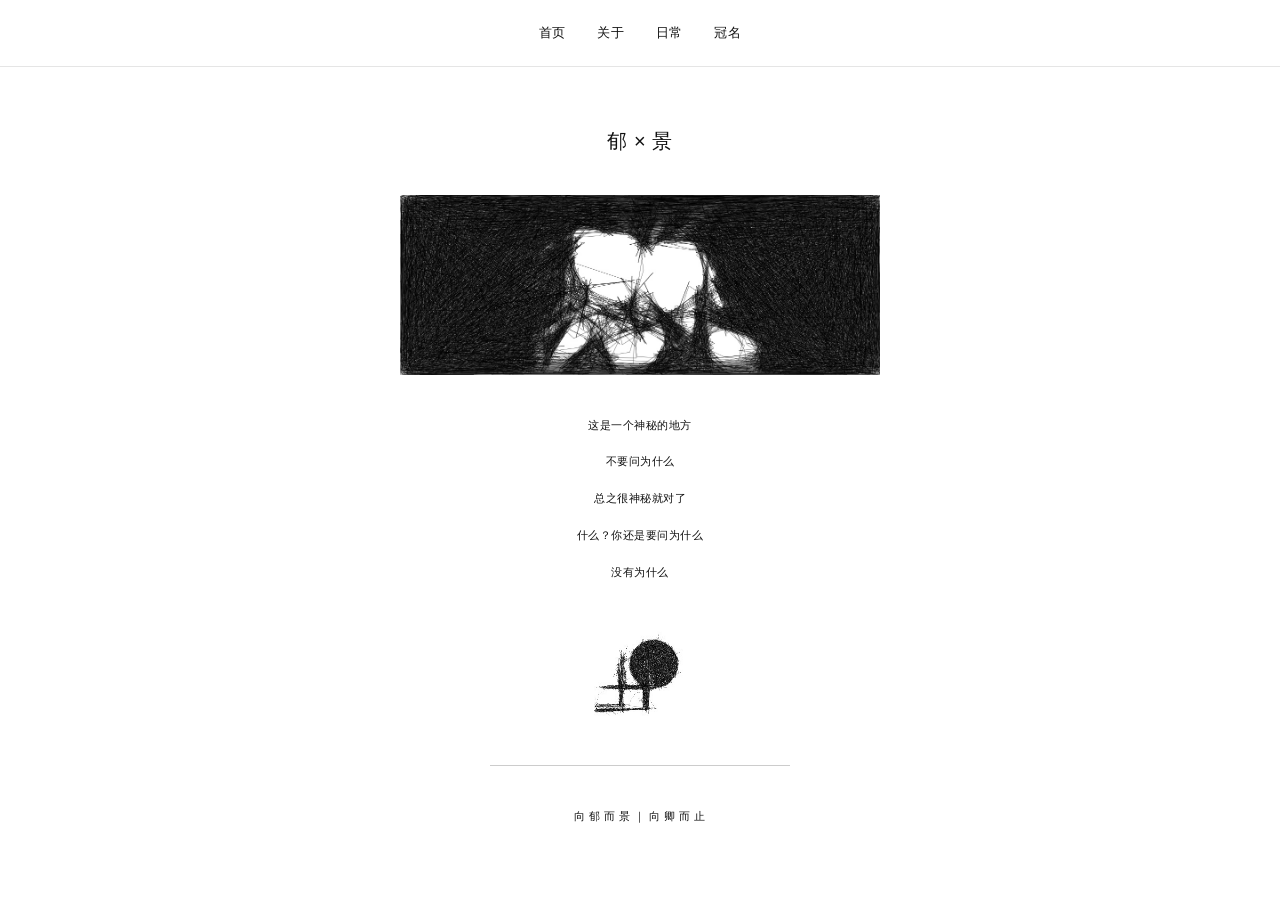
<file: index.html>
<!DOCTYPE html>
<html lang="zh-CN">
<head>
<meta charset="UTF-8">
<meta name="viewport" content="width=device-width, initial-scale=1.0">
<title>郁 × 景</title>

<style>
body {
  margin: 0;
  font-family: "PingFang SC", "Helvetica Neue", sans-serif;
  background: #ffffff;
  color: #111;
  font-weight: 200;
  letter-spacing: 0.5px;
  font-size: 11px;
}

header {
  text-align: center;
  padding: 24px 0;
  border-bottom: 1px solid #e5e5e5;
}

nav a {
  margin: 0 14px;
  text-decoration: none;
  color: #111;
  font-size: 13px;
}

main {
  padding: 48px 24px;
  text-align: center;
  opacity: 0;
  animation: fadeIn 1.2s ease forwards;
}

h1 {
  font-size: 20px;
  font-weight: 150;
  margin-bottom: 40px;
}

p {
  margin-bottom: 16px;
  line-height: 1.9;
}

.line {
  width: 300px;
  height: 1px;
  background: #ccc;
  margin: 40px auto;
}

.photo {
  width: 55%;
  max-width: 480px;
  margin: 40px auto;
  display: block;
}
/* 图片悬停微动 */
.photo {
  transition: transform 0.8s ease, filter 0.8s ease;
}

.photo:hover {
  transform: scale(1.015);
  filter: brightness(1.03);
}

@media (max-width: 600px) {
  .photo {
    width: 80%;
  }
}

@keyframes fadeIn {
  to { opacity: 1; }
}

/* ===== 高级进入动画 ===== */

/* 文字浮现 */
.fade-up {
  opacity: 0;
  transform: translateY(12px);
  animation: fadeUp 1.2s ease forwards;
}

/* 图片浮现（更慢一点） */
.fade-photo {
  opacity: 0;
  transform: scale(0.97);
  animation: fadePhoto 1.6s ease forwards;
}

/* 延迟层级 */
.delay-1 { animation-delay: 0.3s; }
.delay-2 { animation-delay: 0.6s; }
.delay-3 { animation-delay: 0.9s; }
.delay-4 { animation-delay: 1.2s; }

/* 动画定义 */
@keyframes fadeUp {
  to {
    opacity: 1;
    transform: translateY(0);
  }
}

@keyframes fadePhoto {
  to {
    opacity: 1;
    transform: scale(1);
  }
}

/* ===== 基础样式（body / nav / photo 等） ===== */

/* ===== 拖拽图片外层 ===== */
.drag-wrapper {
  position: relative;
  width: 62%;
  max-width: 480px;
  margin: 40px auto;
}
/* 拖拽图片本身 */
.drag-wrapper .photo {
  width: 100%;       /* 图片吃满外层 */
  display: block;    /* 去掉图片底部空隙 */
}

/* 图片下方的隐藏文字 */
.drag-hint {
  position: absolute;
  top: 50%;
  left: 50%;
  transform: translate(-50%, -50%);
  font-size: 11px;
  letter-spacing: 0.12em;
  color: #666;
  opacity: 0.5;
  pointer-events: none;
  text-align: center;
}

/* 只针对可拖的那张图 */
.drag-wrapper .photo {
  position: relative;
  z-index: 2;
}


/* ===== 拖拽行为提示 ===== */
.draggable {
  touch-action: none;
  cursor: grab;
}

.draggable:active {
  cursor: grabbing;
}
/* ===== 覆盖已有结构图片大小 ===== */
.drag-wrapper .photo {
  width: 100% !important;
  max-width: none !important;
}
</style>
</head>

<body>
<header>
  <nav>
    <a href="index.html">首页</a >
    <a href="about.html">关于</a >
    <a href="daily.html">日常</a >
    <a href="crowning.html">冠名</a >
  </nav>
</header>

<main>
  <h1 class="fade-up delay-1">郁 × 景</h1>
  
<div class="drag-wrapper">
  <p class="drag-hint">哈哈想不到吧这是可以拖的</p>
  <img src="img/10.jpg" class="photo draggable">
</div>

<p class="fade-up delay-2">这是一个神秘的地方</p>
<p class="fade-up delay-3">不要问为什么</p>
<p class="fade-up delay-4">总之很神秘就对了</p>
<p class="fade-up delay-4">什么？你还是要问为什么</p>
<p class="fade-up delay-4">没有为什么</p>

<img src="img/6.jpg" alt="郁景" class="photo fade-photo delay-3">
  
  <div class="line"></div>

<p class="fade-up delay-4">
  向 郁 而 景 ｜ 向 卿 而 止
</p>
</main>
<script>
const img = document.querySelector('.draggable');

let isDragging = false;
let startX = 0;
let startY = 0;
let currentX = 0;
let currentY = 0;

img.addEventListener('touchstart', startDrag);
img.addEventListener('mousedown', startDrag);

document.addEventListener('touchmove', drag);
document.addEventListener('mousemove', drag);

document.addEventListener('touchend', endDrag);
document.addEventListener('mouseup', endDrag);

function startDrag(e) {
  isDragging = true;
  const point = e.touches ? e.touches[0] : e;
  startX = point.clientX - currentX;
  startY = point.clientY - currentY;
}

function drag(e) {
  if (!isDragging) return;
  const point = e.touches ? e.touches[0] : e;
  currentX = point.clientX - startX;
  currentY = point.clientY - startY;
  img.style.transform = `translate(${currentX}px, ${currentY}px)`;
}

function endDrag() {
  isDragging = false;
}
</script>
</body>
</html>
</file>
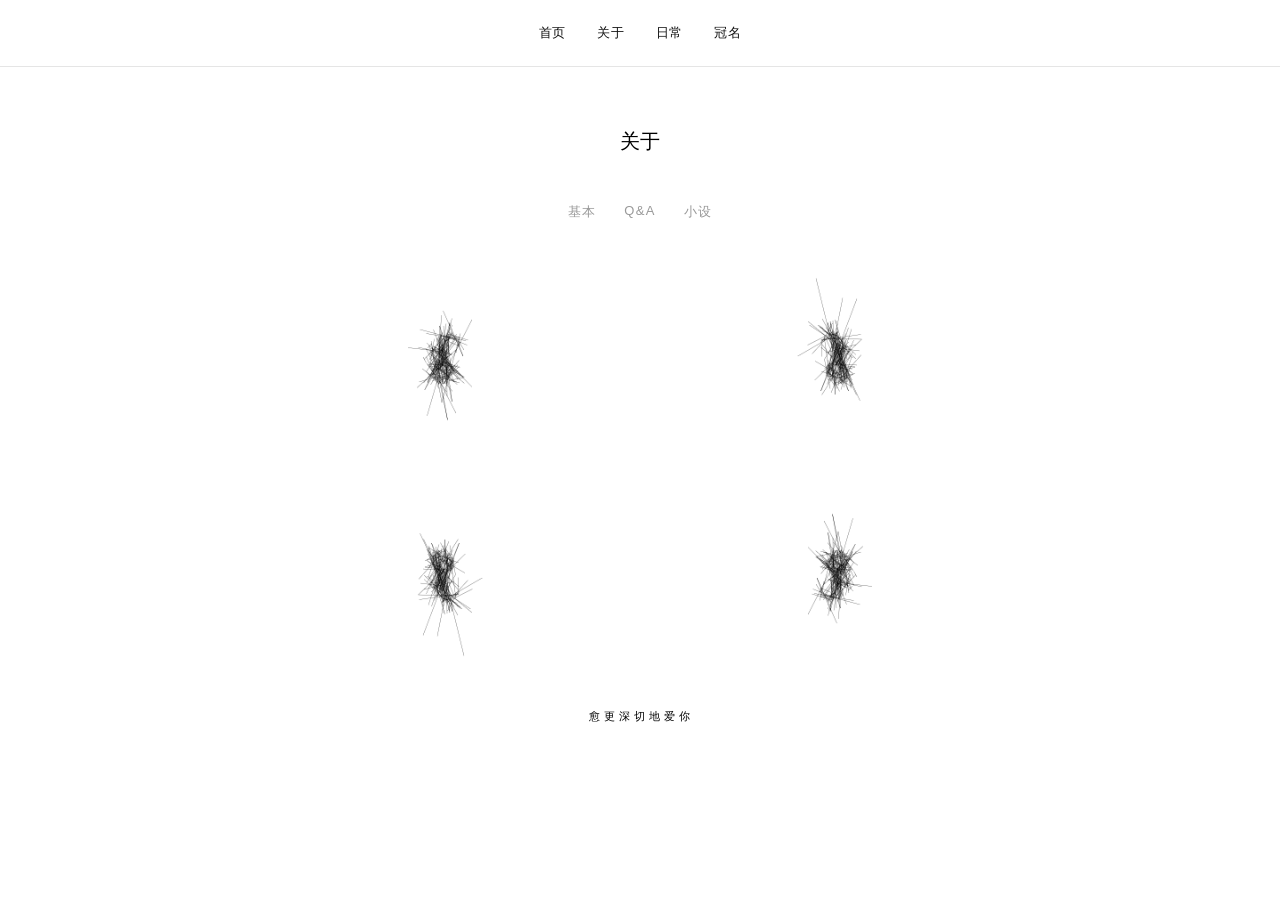
<file: about.html>
<!DOCTYPE html>
<html lang="zh-CN">
<head>
<meta charset="UTF-8">
<meta name="viewport" content="width=device-width, initial-scale=1.0">
<title>关于｜郁 × 景</title>

<style>
body {
  margin: 0;
  font-family: "PingFang SC", sans-serif;
  background: #fff;
  font-weight: 200;
  letter-spacing: 0.5px;
  font-size: 11px;
}

.color-black {
  color: #111111;
}

  /* flex 容器 */
  .flex-line {
    display: flex;
    justify-content: space-between; /* 左右分开 */
    align-items: center;            /* 垂直居中 */
    margin-bottom: 18px;
  }
  
header {
  text-align: center;
  padding: 24px 0;
  border-bottom: 1px solid #e5e5e5;
}

nav a {
  margin: 0 14px;
  text-decoration: none;
  color: #111;
  font-size: 13px;
}

main {
  padding: 48px 24px;
  text-align: center;
  opacity: 0;
  animation: fadeIn 1.2s ease forwards;
}

h1 {
  font-size: 20px;
  font-weight: 150;
  margin-bottom: 0px;
}
  
h2 {
  font-size: 15px;
  font-weight: 120;
  margin-bottom: 60px;
}

p {
  margin-bottom: 18px;
  line-height: 1.9;
}

.line {
  width: 300px;
  height: 1px;
  background: #ccc;
  margin: 60px auto;
}

.photo {
  width: 55%;
  max-width: 480px;
  margin: 40px auto;
  display: block;
}

/* 关于页面子导航 */
.about-subnav {
  display: flex;
  justify-content: center;
  gap: 28px;
  margin: 48px 0 32px;
}

.about-subnav a {
  font-size: 13px;
  letter-spacing: 0.1em;
  color: #999;
  text-decoration: none;
  padding-bottom: 6px;
  border-bottom: 1px solid transparent;
  transition: all 0.3s ease;
}

/* 悬停效果 */
.about-subnav a:hover {
  color: #555;
}

/* 当前页提示 */
.about-subnav a.active {
  color: #111;
  border-bottom: 1px solid #111;
}

/* 正文区域 */
.about-content {
  max-width: 640px;
  margin: 0 auto;
  font-size: 14px;
  line-height: 1.9;
}

@media (max-width: 600px) {
  .photo {
    width: 80%;
  }
}

@keyframes fadeIn {
  to { opacity: 1; }
}
</style>
</head>

<body>
<header>
  <nav>
    <a href="index.html">首页</a >
    <a href="about.html">关于</a >
    <a href="daily.html">日常</a >
    <a href="crowning.html">冠名</a >
  </nav>
</header>

<main>
  <h1>关于</h1>
  
  <div class="about-subnav">
  <a href="intro.html">基本</a>
  <a href="qa.html">Q&A</a>
  <a href="setting.html">小设</a>
</div>

  <img src="img/8.jpg" alt="郁景" class="photo">


 

  <img src="img/9.jpg" alt="郁景" class="photo">
  
  <p>
    愈 更 深 切 地 爱 你
  </p >
</main>
</body>
</html>
</file>
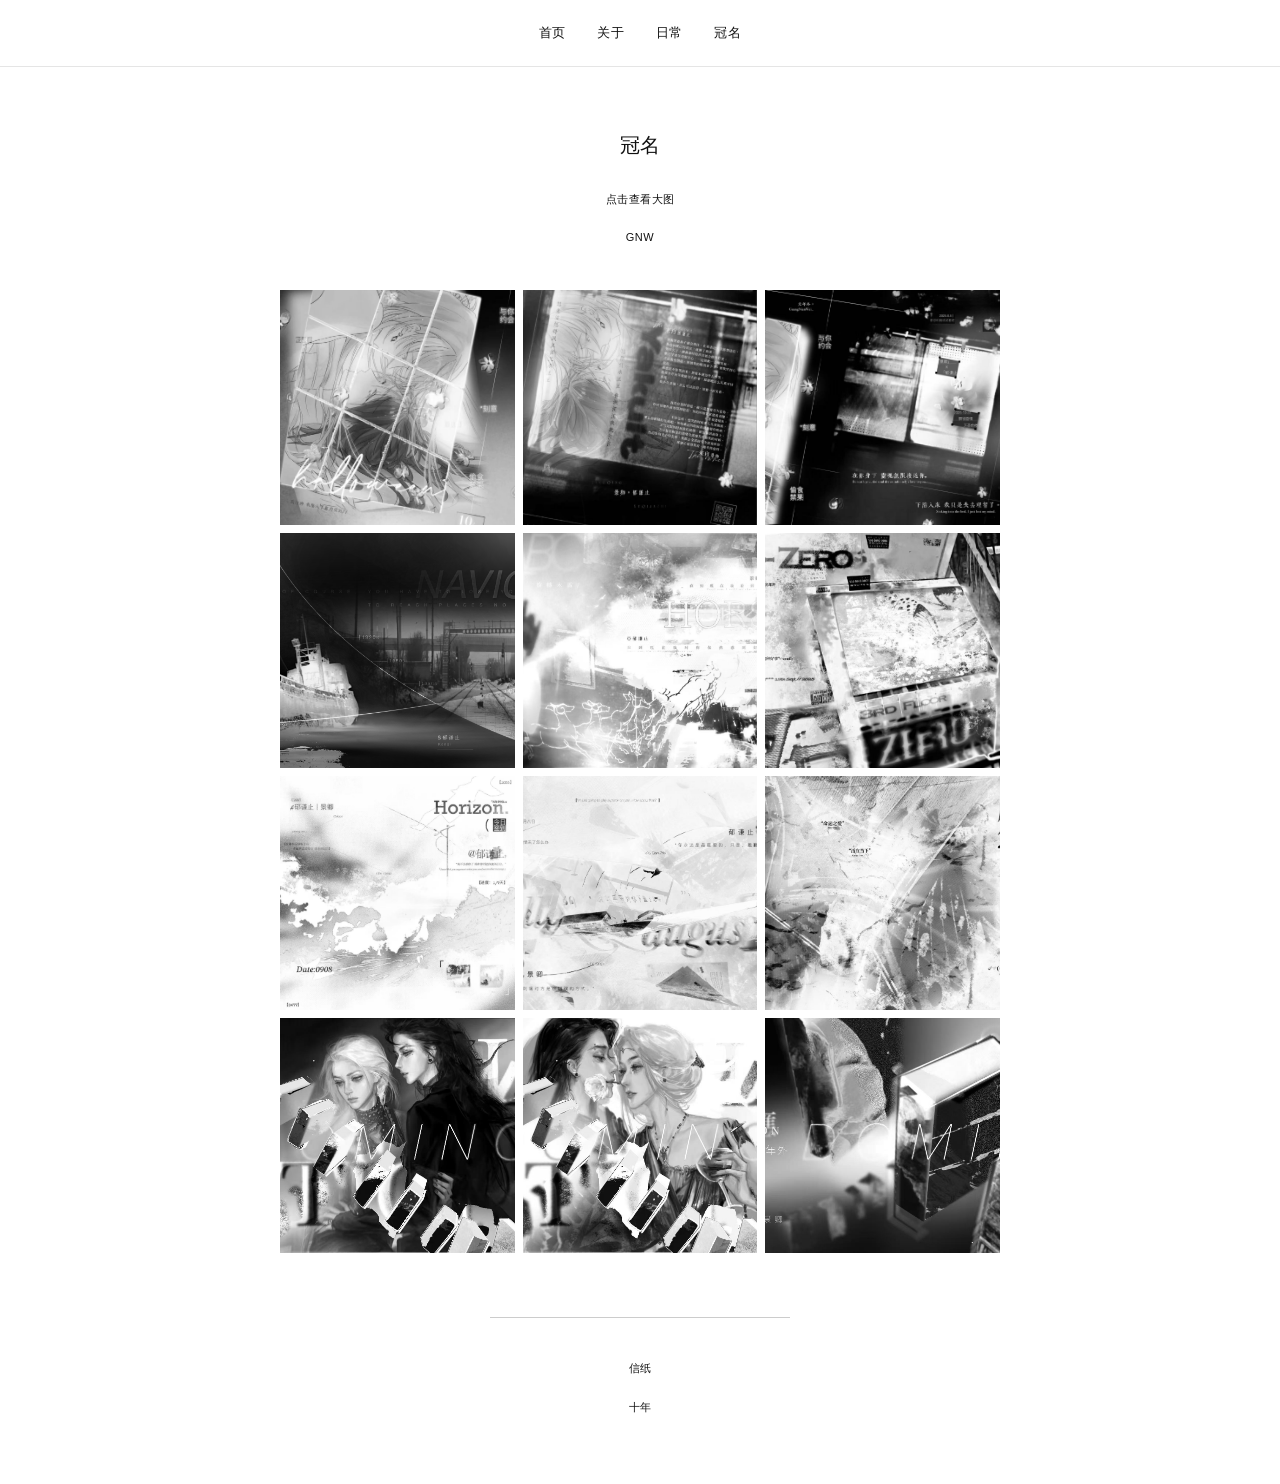
<file: crowning.html>
<!DOCTYPE html>
<html lang="zh-CN">
<head>
<meta charset="UTF-8">
<meta name="viewport" content="width=device-width, initial-scale=1.0">
<title>冠名｜郁 × 景</title>

<style>
body {
  margin: 0;
  font-family: "PingFang SC", sans-serif;
  background: #fff;
  color: #111;
  font-weight: 200;
  letter-spacing: 0.5px;
  font-size: 11px;
}

header {
  text-align: center;
  padding: 24px 0;
  border-bottom: 1px solid #e5e5e5;
}

nav a {
  margin: 0 14px;
  text-decoration: none;
  color: #111;
  font-size: 13px;
}

main {
  padding: 48px 24px;
  text-align: center;
  opacity: 0;
  animation: fadeIn 1.2s ease forwards;
}

h2 {
  font-size: 20px;
  font-weight: 150;
  margin-bottom: 30px;
}

p {
  margin-bottom: 18px;
  line-height: 1.9;
}

  .line {
  width: 300px;
  height: 1px;
  background: #ccc;
  margin: 40px auto;
}

@media (max-width: 600px) {
  .photo {
    width: 80%;
  }
}
  
@keyframes fadeIn {
  to { opacity: 1; }
}

.thumb-grid {
  display: grid;
  grid-template-columns: repeat(3, 1fr);
  gap: 8px;
  padding: 24px;
  max-width: 720px;
  margin: 0 auto;
}

.thumb-grid img {
  width: 100%;
  aspect-ratio: 1 / 1;
  object-fit: cover;
  cursor: pointer;
  filter: grayscale(100%);
}

/* 大图查看器 */
#viewer {
  position: fixed;
  top: 0;
  left: 0;
  width: 100%;
  height: 100%;
  background: rgba(0,0,0,0.85);
  display: none;
  justify-content: center;
  align-items: center;
  z-index: 999;
  opacity: 0;
  transition: opacity 0.4s ease;
}

#viewer.show {
  opacity: 1;
}

#viewer img {
  max-width: 90%;
  max-height: 90%;
  filter: none;              /* 大图不灰色 */
}
</style>
</head>

<body>
  
<header>
  <nav>
    <a href="index.html">首页</a >
    <a href="about.html">关于</a >
    <a href="daily.html">日常</a >
    <a href="crowning.html">冠名</a >
  </nav>
</header>

<main>
  <h2>冠名</h2>

  <p>
    点击查看大图
  </p >
  <p>
    GNW
  </p >

<div class="thumb-grid">
  <img src="img/gnw1.jpg" onclick="openViewer(this)">
  <img src="img/gnw2.jpg" onclick="openViewer(this)">
  <img src="img/gnw3.jpg" onclick="openViewer(this)">
  <img src="img/gnw4.jpg" onclick="openViewer(this)">
  <img src="img/gnw5.jpg" onclick="openViewer(this)">
  <img src="img/gnw6.jpg" onclick="openViewer(this)">
  <img src="img/gnw7.jpg" onclick="openViewer(this)">
  <img src="img/gnw8.jpg" onclick="openViewer(this)">
  <img src="img/gnw9.jpg" onclick="openViewer(this)">
  <img src="img/gnw10.jpg" onclick="openViewer(this)">
  <img src="img/gnw11.jpg" onclick="openViewer(this)">
  <img src="img/gnw12.jpg" onclick="openViewer(this)">
</div>

<div id="viewer" onclick="closeViewer()">
  <img id="viewer-img">
</div>

<div class="line"></div>
  
  <p>
    信纸
  </p >
  <p>
    十年
  </p >
</main>

<script>
/* ====== 点击缩略图，打开大图 ====== */
function openViewer(img) {
  const viewer = document.getElementById("viewer");
  const viewerImg = document.getElementById("viewer-img");
  if (!viewer || !viewerImg) {
    alert("viewer 或 viewer-img 没找到");
    return;
  }
  viewerImg.src = img.src;
  viewer.style.display = "flex";
  // 强制浏览器刷新一次样式（避免动画不触发）
  viewer.offsetHeight;
  viewer.classList.add("show");
}
/* ====== 点击遮罩，关闭大图 ====== */
function closeViewer() {
  const viewer = document.getElementById("viewer");
  if (!viewer) return;
  viewer.classList.remove("show");
  setTimeout(() => {
    viewer.style.display = "none";
  }, 300);
}
</script>
  
</body>
</html>
</file>
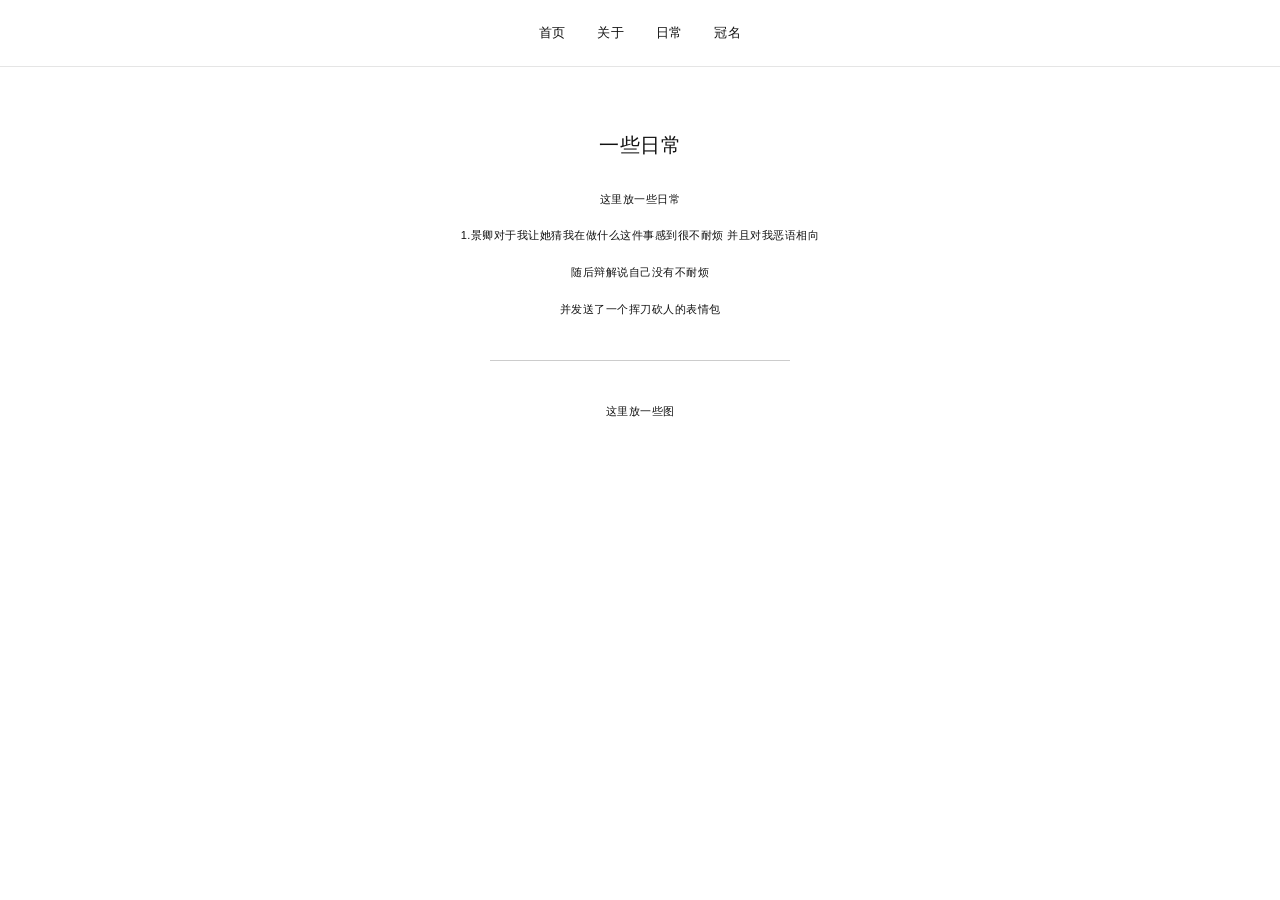
<file: daily.html>
<!DOCTYPE html>
<html lang="zh-CN">
<head>
<meta charset="UTF-8">
<meta name="viewport" content="width=device-width, initial-scale=1.0">
<title>日常｜郁 × 景</title>

<style>
body {
  margin: 0;
  font-family: "PingFang SC", sans-serif;
  background: #fff;
  color: #111;
  font-weight: 200;
  letter-spacing: 0.5px;
  font-size: 11px;
}

header {
  text-align: center;
  padding: 24px 0;
  border-bottom: 1px solid #e5e5e5;
}

nav a {
  margin: 0 14px;
  text-decoration: none;
  color: #111;
  font-size: 13px;
}

main {
  padding: 48px 24px;
  text-align: center;
  opacity: 0;
  animation: fadeIn 1.2s ease forwards;
}
  
h2 {
  font-size: 20px;
  font-weight: 150;
  margin-bottom: 30px;
}

p {
  margin-bottom: 16px;
  line-height: 1.9;
}

.line {
  width: 300px;
  height: 1px;
  background: #ccc;
  margin: 40px auto;
}

.photo {
  width: 55%;
  max-width: 480px;
  margin: 40px auto;
  display: block;
}

@media (max-width: 600px) {
  .photo {
    width: 80%;
  }
}

@keyframes fadeIn {
  to { opacity: 1; }
}
</style>
</head>

<body>
<header>
  <nav>
    <a href="index.html">首页</a >
    <a href="about.html">关于</a >
    <a href="daily.html">日常</a >
    <a href="crowning.html">冠名</a >
  </nav>
</header>

<main>
  <h2>一些日常</h2>

  <p>
    这里放一些日常
  </p >
  <p>
    1.景卿对于我让她猜我在做什么这件事感到很不耐烦 并且对我恶语相向
  </p >
  <p>
    随后辩解说自己没有不耐烦
  </p >
   <p>
    并发送了一个挥刀砍人的表情包
  </p >

  
  <div class="line"></div>
  
  <p>
    这里放一些图
  </p >
</main>
</body>
</html>
</file>
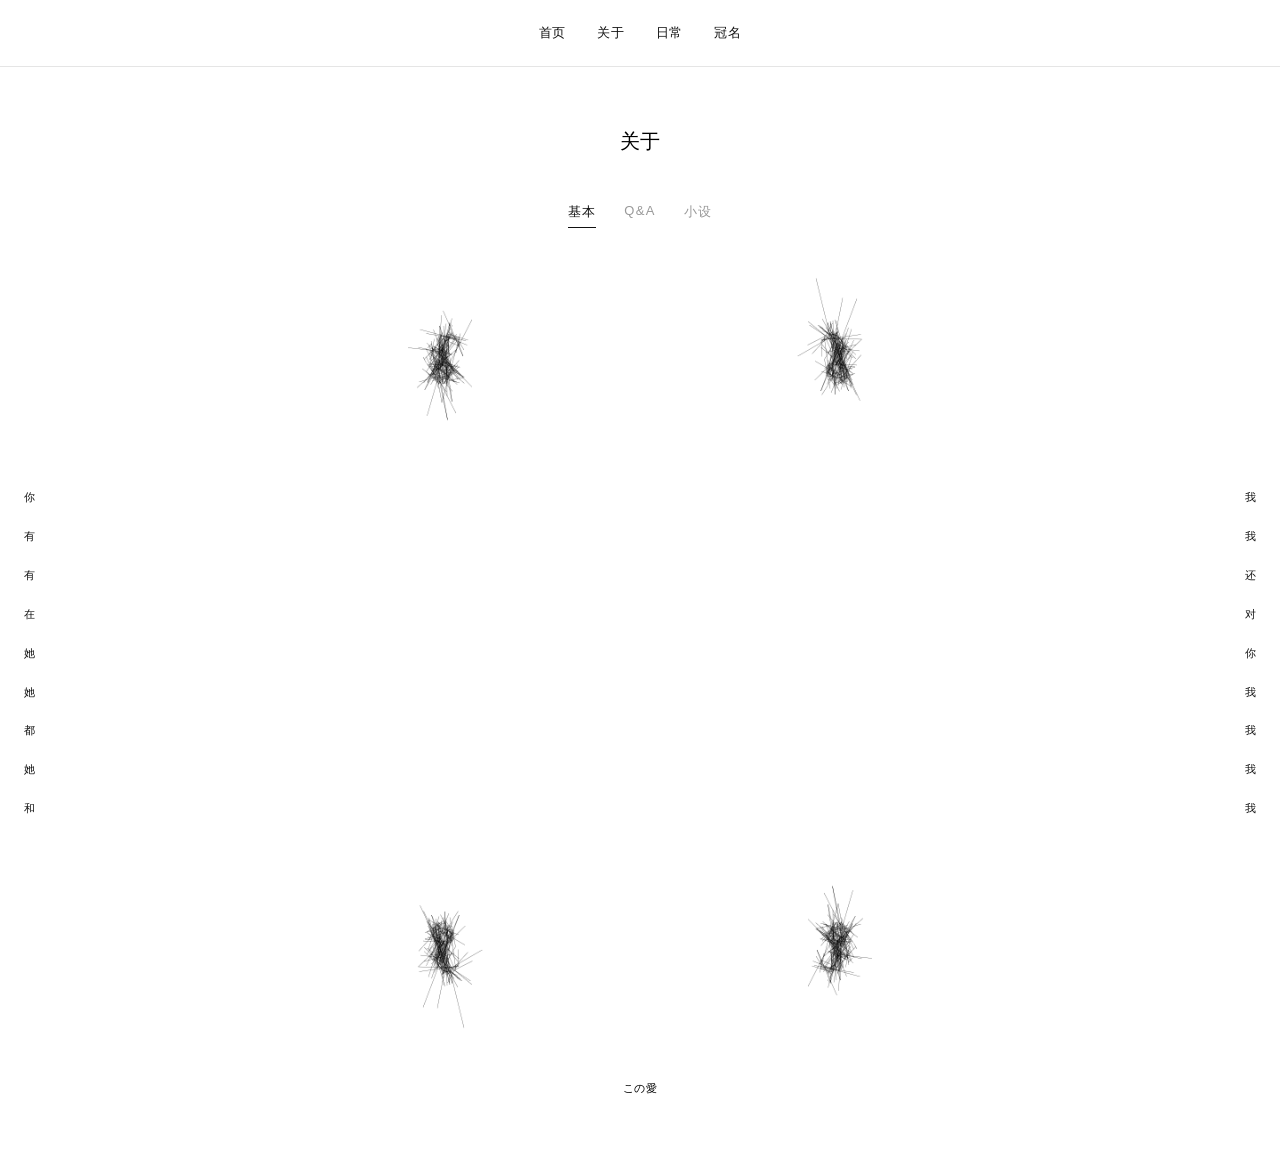
<file: intro.html>
<!DOCTYPE html>
<html lang="zh-CN">
<head>
<meta charset="UTF-8">
<meta name="viewport" content="width=device-width, initial-scale=1.0">
<title>关于｜郁 × 景</title>

<style>
body {
  margin: 0;
  font-family: "PingFang SC", sans-serif;
  background: #fff;
  font-weight: 200;
  letter-spacing: 0.5px;
  font-size: 11px;
}

.color-black {
  color: #111111;
}

  /* flex 容器 */
  .flex-line {
    display: flex;
    justify-content: space-between; /* 左右分开 */
    align-items: center;            /* 垂直居中 */
    margin-bottom: 18px;
  }
  
header {
  text-align: center;
  padding: 24px 0;
  border-bottom: 1px solid #e5e5e5;
}

nav a {
  margin: 0 14px;
  text-decoration: none;
  color: #111;
  font-size: 13px;
}

main {
  padding: 48px 24px;
  text-align: center;
  opacity: 0;
  animation: fadeIn 1.2s ease forwards;
}

h1 {
  font-size: 20px;
  font-weight: 150;
  margin-bottom: 0px;
}
  
h2 {
  font-size: 15px;
  font-weight: 120;
  margin-bottom: 60px;
}

p {
  margin-bottom: 18px;
  line-height: 1.9;
}

.line {
  width: 300px;
  height: 1px;
  background: #ccc;
  margin: 60px auto;
}

.photo {
  width: 55%;
  max-width: 480px;
  margin: 40px auto;
  display: block;
}

/* 关于页面子导航 */
.about-subnav {
  display: flex;
  justify-content: center;
  gap: 28px;
  margin: 48px 0 32px;
}

.about-subnav a {
  font-size: 13px;
  letter-spacing: 0.1em;
  color: #999;
  text-decoration: none;
  padding-bottom: 6px;
  border-bottom: 1px solid transparent;
  transition: all 0.3s ease;
}

/* 悬停效果 */
.about-subnav a:hover {
  color: #555;
}

/* 当前页提示 */
.about-subnav a.active {
  color: #111;
  border-bottom: 1px solid #111;
}

/* 正文区域 */
.about-content {
  max-width: 640px;
  margin: 0 auto;
  font-size: 14px;
  line-height: 1.9;
}

@media (max-width: 600px) {
  .photo {
    width: 80%;
  }
}

@keyframes fadeIn {
  to { opacity: 1; }
}
</style>
</head>

<body>
<header>
  <nav>
    <a href="index.html">首页</a >
    <a href="about.html">关于</a >
    <a href="daily.html">日常</a >
    <a href="crowning.html">冠名</a >
  </nav>
</header>

<main>
  <h1>关于</h1>
  
<div class="about-subnav">
  <a href="intro.html" class="active">基本</a>
  <a href="qa.html">Q&A</a>
  <a href="setting.html">小设</a>
</div>

  <img src="img/8.jpg" alt="郁景" class="photo">
  
    <p class="flex-line">
  <span class="color-black">你</span>
  <span class="color-black">我</span>
  </p >

  <p class="flex-line">
  <span class="color-black">有</span>
  <span class="color-black">我</span>
  </p >

  <p class="flex-line">
  <span class="color-black">有</span>
  <span class="color-black">还</span>
  </p >

  <p class="flex-line">
  <span class="color-black">在</span>
  <span class="color-black">对</span>
  </p >

  <p class="flex-line">
  <span class="color-black">她</span>
  <span class="color-black">你</span>
  </p >

  <p class="flex-line">
  <span class="color-black">她</span>
  <span class="color-black">我</span>
  </p >

  <p class="flex-line">
  <span class="color-black">都</span>
  <span class="color-black">我</span>
  </p >

  <p class="flex-line">
  <span class="color-black">她</span>
  <span class="color-black">我</span>
  </p >

  <p class="flex-line">
  <span class="color-black">和</span>
  <span class="color-black">我</span>
  </p >
  
<img src="img/9.jpg" alt="郁景" class="photo">
  
  <p>
    この愛
  </p >
  </main>
</body>
</html>
</file>
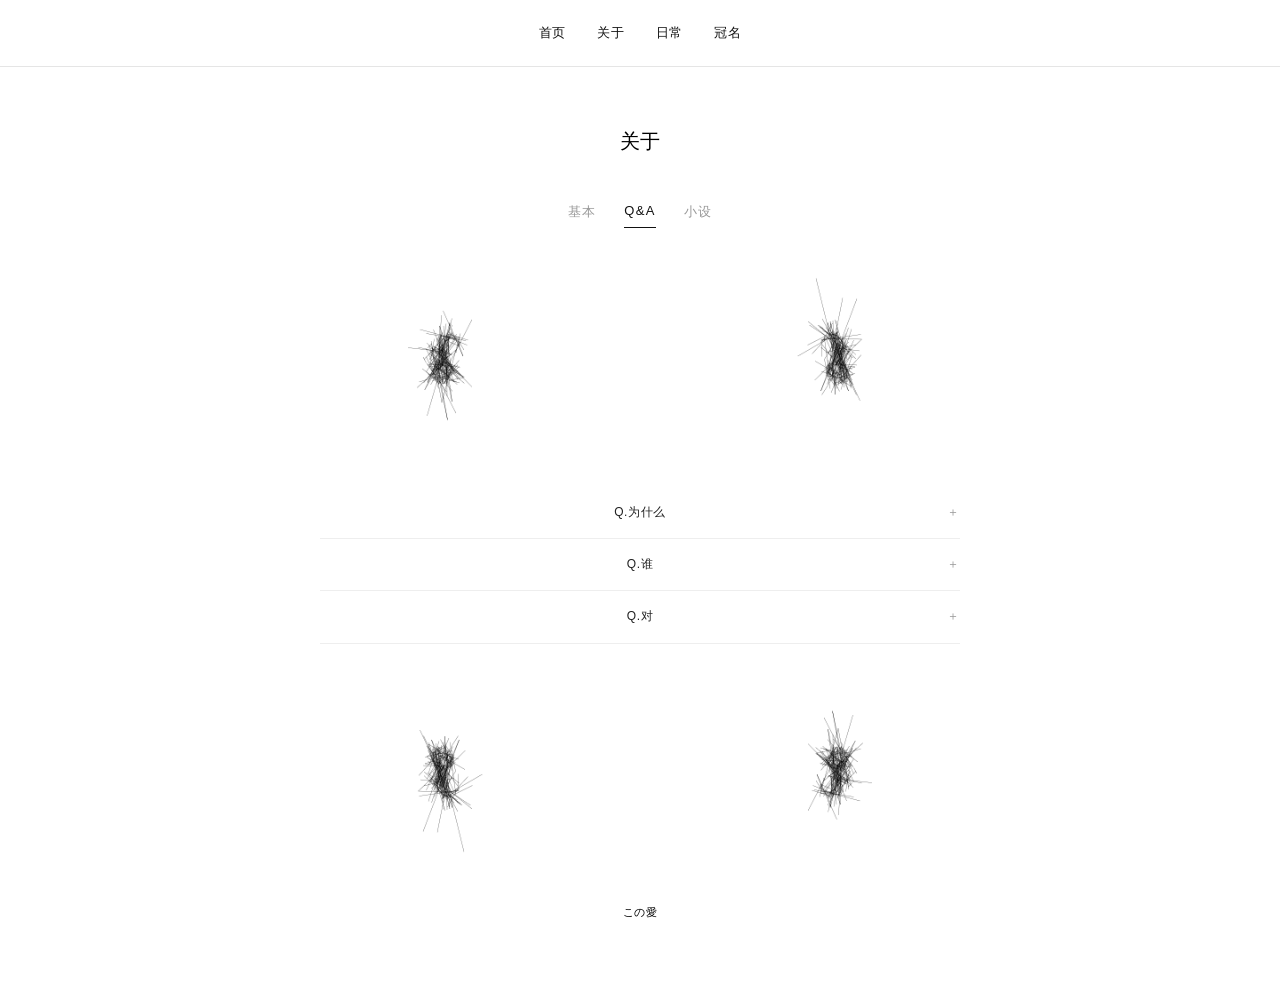
<file: qa.html>
<!DOCTYPE html>
<html lang="zh-CN">
<head>
<meta charset="UTF-8">
<meta name="viewport" content="width=device-width, initial-scale=1.0">
<title>关于｜郁 × 景</title>

<style>
body {
  margin: 0;
  font-family: "PingFang SC", sans-serif;
  background: #fff;
  font-weight: 200;
  letter-spacing: 0.5px;
  font-size: 11px;
}

.color-black {
  color: #111111;
}

  /* flex 容器 */
  .flex-line {
    display: flex;
    justify-content: space-between; /* 左右分开 */
    align-items: center;            /* 垂直居中 */
    margin-bottom: 18px;
  }
  
header {
  text-align: center;
  padding: 24px 0;
  border-bottom: 1px solid #e5e5e5;
}

nav a {
  margin: 0 14px;
  text-decoration: none;
  color: #111;
  font-size: 13px;
}

main {
  padding: 48px 24px;
  text-align: center;
  opacity: 0;
  animation: fadeIn 1.2s ease forwards;
}

h1 {
  font-size: 20px;
  font-weight: 150;
  margin-bottom: 0px;
}
  
h2 {
  font-size: 15px;
  font-weight: 120;
  margin-bottom: 60px;
}

p {
  margin-bottom: 18px;
  line-height: 1.9;
}

.line {
  width: 300px;
  height: 1px;
  background: #ccc;
  margin: 60px auto;
}

.photo {
  width: 55%;
  max-width: 480px;
  margin: 40px auto;
  display: block;
}

/* 关于页面子导航 */
.about-subnav {
  display: flex;
  justify-content: center;
  gap: 28px;
  margin: 48px 0 32px;
}

.about-subnav a {
  font-size: 13px;
  letter-spacing: 0.1em;
  color: #999;
  text-decoration: none;
  padding-bottom: 6px;
  border-bottom: 1px solid transparent;
  transition: all 0.3s ease;
}

/* 悬停效果 */
.about-subnav a:hover {
  color: #555;
}

/* 当前页提示 */
.about-subnav a.active {
  color: #111;
  border-bottom: 1px solid #111;
}

/* 正文区域 */
.about-content {
  max-width: 640px;
  margin: 0 auto;
  font-size: 14px;
  line-height: 1.9;
}

/* Q&A 整体 */
.qa-list {
  max-width: 640px;
  margin: 0 auto;
  font-size: 13px;
}

/* 单条 Q&A */
.qa-item {
  border-bottom: 1px solid #eee;
  padding: 16px 0;
}

/* 问题 */
.qa-question {
  cursor: pointer;
  color: #222;
  letter-spacing: 0.05em;
  position: relative;
  font-size: 12px;      /* 👈 字变小 */
  line-height: 1.6;     /* 👈 行距拉开 */
}

/* 小箭头 */
.qa-question::after {
  content: "＋";
  position: absolute;
  right: 0;
  color: #999;
  transition: transform 0.3s ease;
}

/* 展开时箭头变化 */
.qa-item.open .qa-question::after {
  content: "－";
}

/* 答案（默认隐藏） */
.qa-answer {
  max-height: 0;
  overflow: hidden;
  color: #666;
  font-size: 11px;
  line-height: 2.0;
  padding-right: 16px;

  opacity: 0;
  transform: translateY(-6px);

  transition:
  max-height 0.55s cubic-bezier(0.4, 0, 0.2, 1),
  opacity 0.4s cubic-bezier(0.4, 0, 0.2, 1),
  transform 0.4s cubic-bezier(0.4, 0, 0.2, 1);
}

/* 展开答案 */
.qa-item.open .qa-answer {
  max-height: 400px;
  opacity: 1;
  transform: translateY(0);
  margin-top: 14px;
}

/* 答案（一行一行浮现） */
.qa-answer p {
  opacity: 0;
  transform: translateY(-6px);
  transition:
    opacity 0.4s ease,
    transform 0.4s ease;
}
/* Q&A展开时依次出现 */
.qa-item.open .qa-answer p {
  opacity: 1;
  transform: translateY(0);
}
/* 每一行错位延迟 */
.qa-item.open .qa-answer p:nth-child(1) {
  transition-delay: 0.05s;
}
.qa-item.open .qa-answer p:nth-child(2) {
  transition-delay: 0.15s;
}
.qa-item.open .qa-answer p:nth-child(3) {
  transition-delay: 0.25s;
}
.qa-item.open .qa-answer p:nth-child(4) {
  transition-delay: 0.35s;
}
.qa-item.open .qa-answer p:nth-child(5) {
  transition-delay: 0.45s;
}

@media (max-width: 600px) {
  .photo {
    width: 80%;
  }
}

@keyframes fadeIn {
  to { opacity: 1; }
}
</style>
</head>

<body>
<header>
  <nav>
    <a href="index.html">首页</a >
    <a href="about.html">关于</a >
    <a href="daily.html">日常</a >
    <a href="crowning.html">冠名</a >
  </nav>
</header>

<main>
  <h1>关于</h1>
  
<div class="about-subnav">
  <a href="intro.html">基本</a>
  <a href="qa.html" class="active">Q&A</a>
  <a href="setting.html">小设</a>
</div>

  <img src="img/8.jpg" alt="郁景" class="photo">

<section class="qa-list">

  <div class="qa-item">
    <div class="qa-question">Q.为什么</div>
    <div class="qa-answer">
    <p class="flex-line">
  <span class="color-blue">你</span>
  <span class="color-red">我</span>
  </p>
    <p class="flex-line">
  <span class="color-blue">会</span>
  <span class="color-red">一</span>
  </p>
    <p class="flex-line">
  <span class="color-blue">还</span>
  <span class="color-red">能</span>
  </p>
   <p class="flex-line">
  <span class="color-blue">给</span>
  <span class="color-red">且</span>
  </p>
    </div>
  </div>

  <div class="qa-item">
    <div class="qa-question">Q.谁</div>
    <div class="qa-answer">
    <p class="flex-line">
  <span class="color-blue">一</span>
  <span class="color-red">二</span>
  </p>
    </div>
  </div>

  <div class="qa-item">
    <div class="qa-question">Q.对</div>
    <div class="qa-answer">
    <p class="flex-line">
  <span class="color-blue">资</span>
  <span class="color-red">有</span>
  </p>
    </div>
  </div>

</section>

 <img src="img/9.jpg" alt="郁景" class="photo">
  
  <p>
    この愛
  </p >
  </main>
<script>
  document.querySelectorAll('.qa-question').forEach(question => {
    question.addEventListener('click', () => {
      const item = question.parentElement;
      item.classList.toggle('open');
    });
  });
</script>
</body>
</html>
</file>
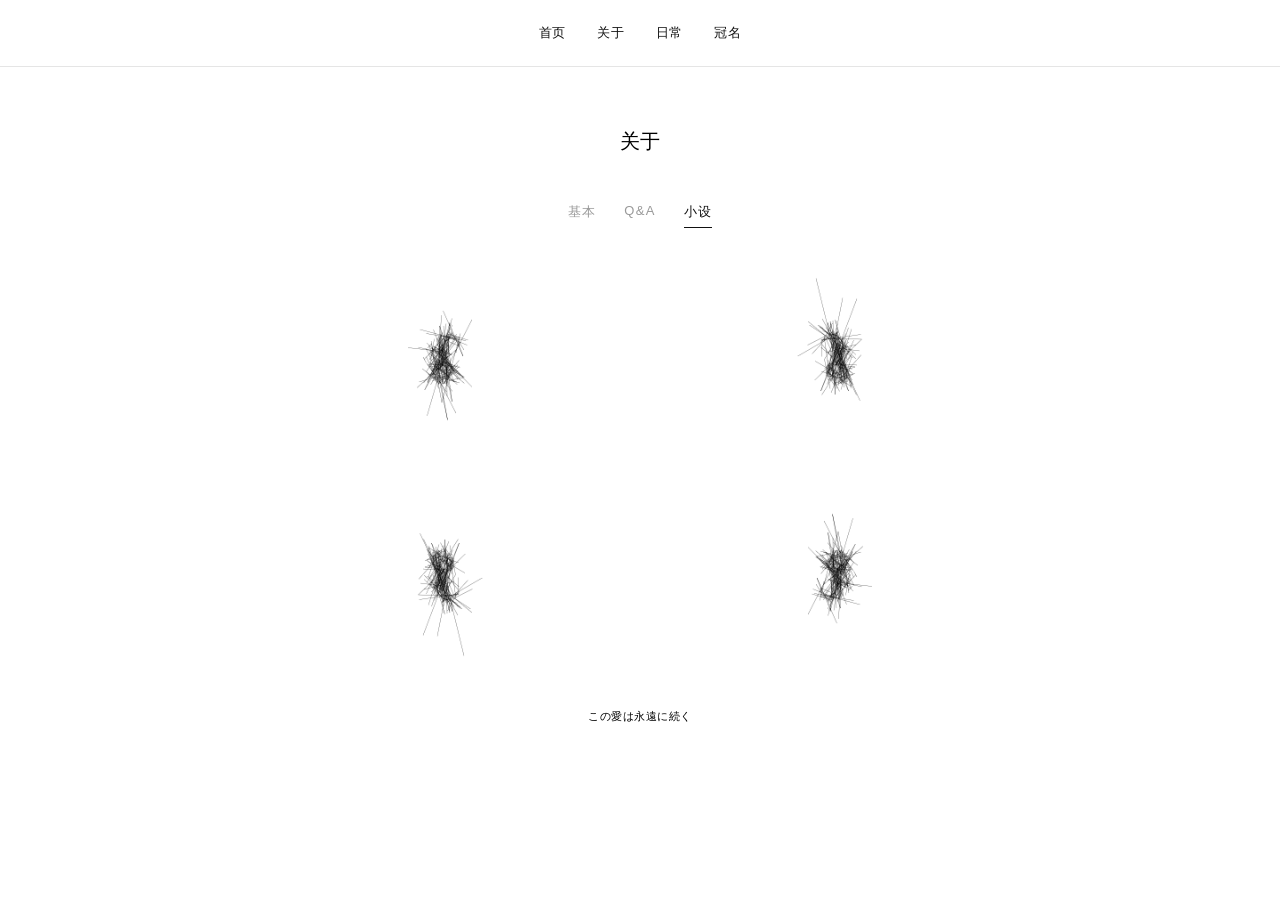
<file: setting.html>
<!DOCTYPE html>
<html lang="zh-CN">
<head>
<meta charset="UTF-8">
<meta name="viewport" content="width=device-width, initial-scale=1.0">
<title>关于｜郁 × 景</title>

<style>
body {
  margin: 0;
  font-family: "PingFang SC", sans-serif;
  background: #fff;
  font-weight: 200;
  letter-spacing: 0.5px;
  font-size: 11px;
}

.color-black {
  color: #111111;
}

  /* flex 容器 */
  .flex-line {
    display: flex;
    justify-content: space-between; /* 左右分开 */
    align-items: center;            /* 垂直居中 */
    margin-bottom: 18px;
  }
  
header {
  text-align: center;
  padding: 24px 0;
  border-bottom: 1px solid #e5e5e5;
}

nav a {
  margin: 0 14px;
  text-decoration: none;
  color: #111;
  font-size: 13px;
}

main {
  padding: 48px 24px;
  text-align: center;
  opacity: 0;
  animation: fadeIn 1.2s ease forwards;
}

h1 {
  font-size: 20px;
  font-weight: 150;
  margin-bottom: 0px;
}
  
h2 {
  font-size: 15px;
  font-weight: 120;
  margin-bottom: 60px;
}

p {
  margin-bottom: 18px;
  line-height: 1.9;
}

.line {
  width: 300px;
  height: 1px;
  background: #ccc;
  margin: 60px auto;
}

.photo {
  width: 55%;
  max-width: 480px;
  margin: 40px auto;
  display: block;
}

/* 关于页面子导航 */
.about-subnav {
  display: flex;
  justify-content: center;
  gap: 28px;
  margin: 48px 0 32px;
}

.about-subnav a {
  font-size: 13px;
  letter-spacing: 0.1em;
  color: #999;
  text-decoration: none;
  padding-bottom: 6px;
  border-bottom: 1px solid transparent;
  transition: all 0.3s ease;
}

/* 悬停效果 */
.about-subnav a:hover {
  color: #555;
}

/* 当前页提示 */
.about-subnav a.active {
  color: #111;
  border-bottom: 1px solid #111;
}

/* 正文区域 */
.about-content {
  max-width: 640px;
  margin: 0 auto;
  font-size: 14px;
  line-height: 1.9;
}

@media (max-width: 600px) {
  .photo {
    width: 80%;
  }
}

@keyframes fadeIn {
  to { opacity: 1; }
}
</style>
</head>

<body>
<header>
  <nav>
    <a href="index.html">首页</a >
    <a href="about.html">关于</a >
    <a href="daily.html">日常</a >
    <a href="crowning.html">冠名</a >
  </nav>
</header>

<main>
  <h1>关于</h1>
  
<div class="about-subnav">
  <a href="intro.html">基本</a>
  <a href="qa.html">Q&A</a>
  <a href="setting.html" class="active">小设</a>
</div>

  <img src="img/8.jpg" alt="郁景" class="photo">

 <img src="img/9.jpg" alt="郁景" class="photo">
  
  <p>
    この愛は永遠に続く
  </p >
  </main>
</body>
</html>
</file>
